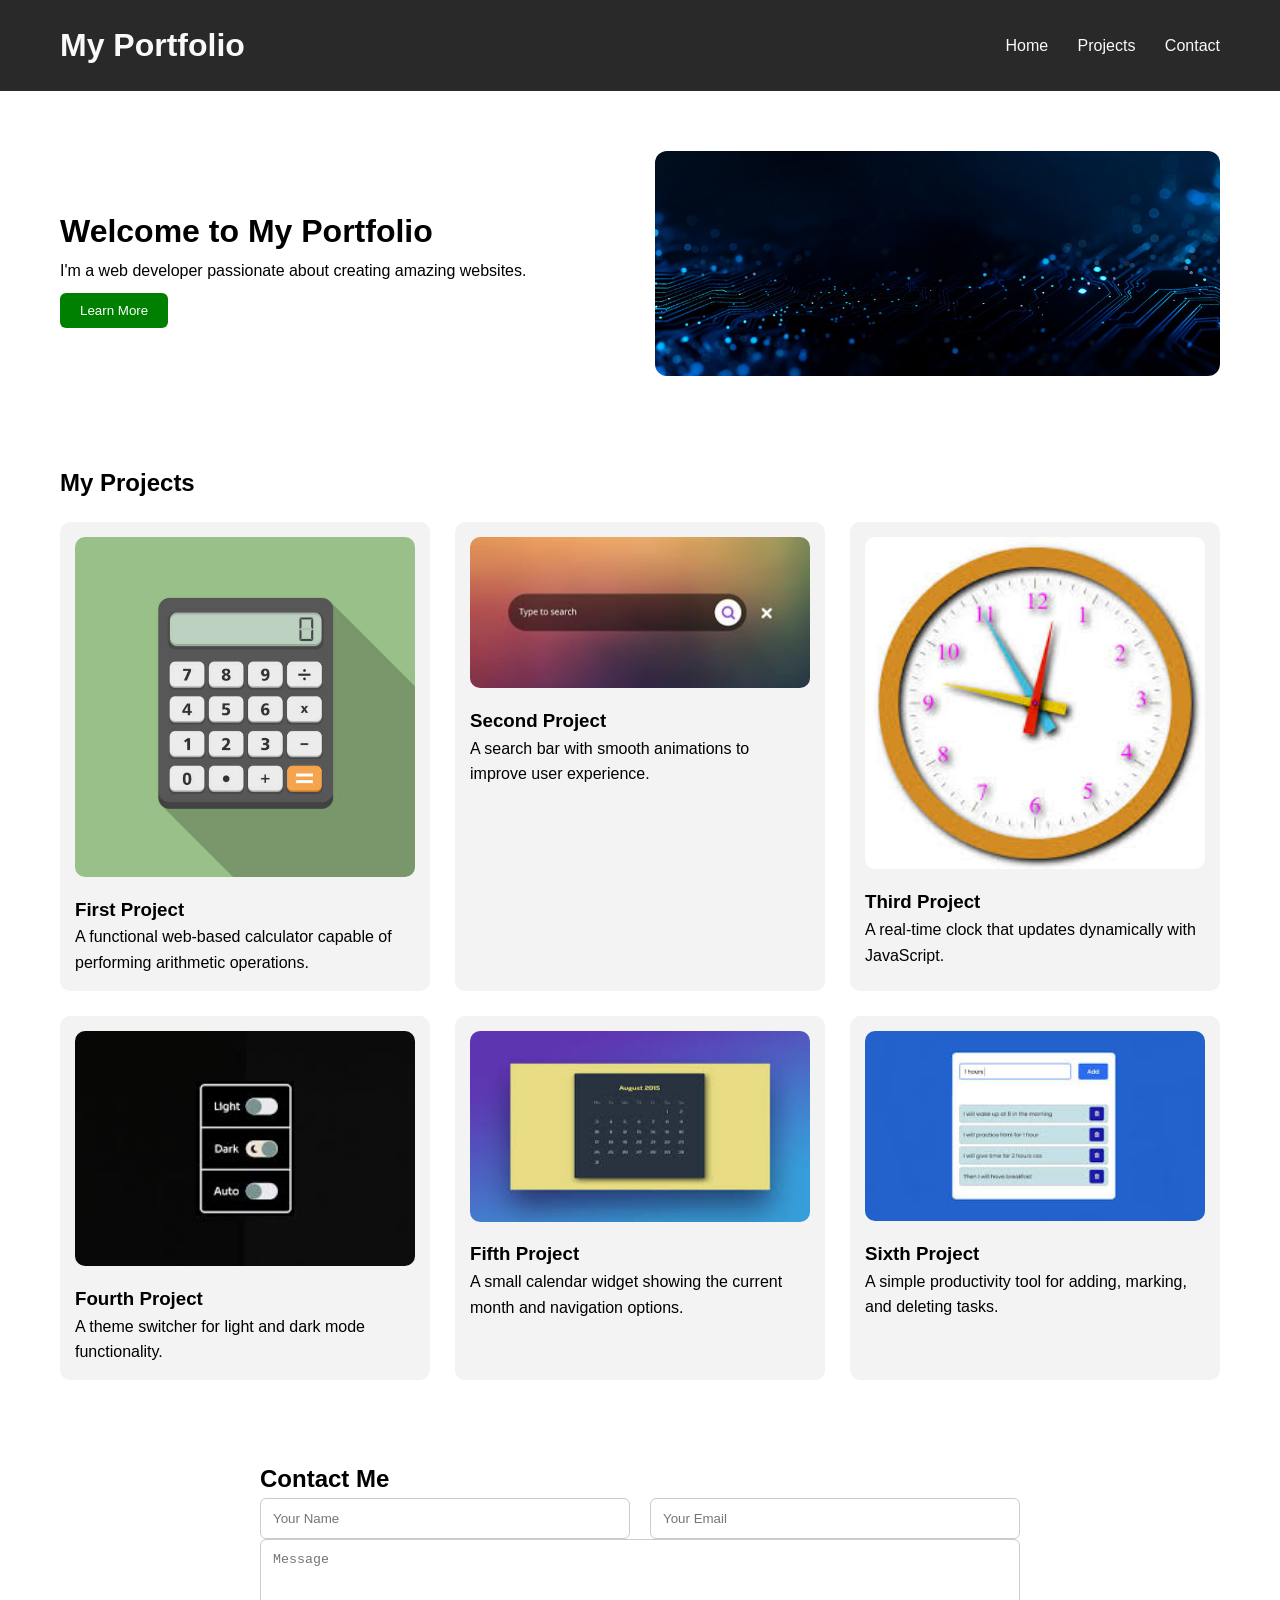
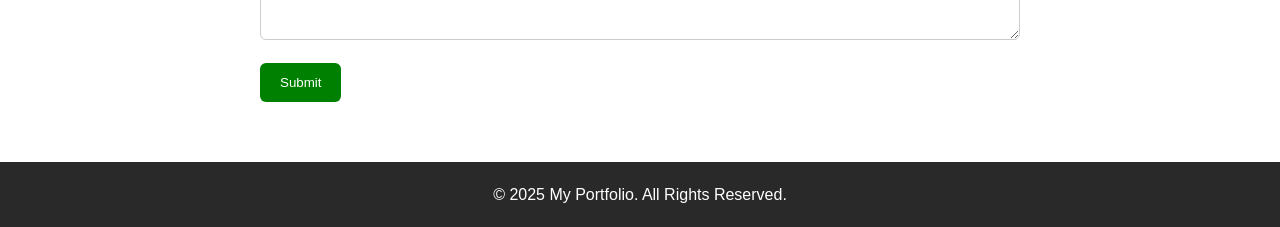
<file: index.html>
<!DOCTYPE html>
<html lang="en">
<head>
    <meta charset="UTF-8">
    <meta name="viewport" content="width=device-width, initial-scale=1.0">
    <title>My Portfolio</title>
    <link rel="stylesheet" href="styles.css">
</head>
<body>

    <!-- HEADER -->
    <header>
        <div class="header-content">
            <h1>My Portfolio</h1>

            <nav class="nav-menu">
                <a href="#home">Home</a>
                <a href="#projects">Projects</a>
                <a href="#contact">Contact</a>
            </nav>
        </div>
    </header>

    <main>

        <!-- BANNER -->
        <div class="banner">
            <div class="banner-text">
                <h1>Welcome to My Portfolio</h1>
                <p>I'm a web developer passionate about creating amazing websites.</p>
                <button>Learn More</button>
            </div>

            <div class="banner-image">
                <img src="images/banner.jpg" alt="Banner Image">
            </div>
        </div>

        <!-- PROJECTS -->
        <div id="projects" class="projects">
            <h2>My Projects</h2>

            <div class="project-grid">

                <div class="project-card">
                    <img src="images/calculator.jpg" alt="calculator">
                    <h3>First Project</h3>
                    <p>A functional web-based calculator capable of performing arithmetic operations.</p>
                </div>

                <div class="project-card">
                    <img src="images/animated search bar.jpg" alt="Animated Search Bar">
                    <h3>Second Project</h3>
                    <p>A search bar with smooth animations to improve user experience.</p>
                </div>

                <div class="project-card">
                    <img src="images/clockk.jpg" alt="Digital Clock">
                    <h3>Third Project</h3>
                    <p>A real-time clock that updates dynamically with JavaScript.</p>
                </div>

                <div class="project-card">
                    <img src="images/dark mode toggle.jpg" alt="Dark Mode Toggle">
                    <h3>Fourth Project</h3>
                    <p>A theme switcher for light and dark mode functionality.</p>
                </div>

                <div class="project-card">
                    <img src="images/mini calendar.jpg" alt="Mini Calendar">
                    <h3>Fifth Project</h3>
                    <p>A small calendar widget showing the current month and navigation options.</p>
                </div>

                <div class="project-card">
                    <img src="images/to do list.jpg" alt="Todo List">
                    <h3>Sixth Project</h3>
                    <p>A simple productivity tool for adding, marking, and deleting tasks.</p>
                </div>

            </div>
        </div>

        <!-- CONTACT -->
        <div id="contact" class="contact">
            <h2>Contact Me</h2>

            <form class="contact-form">
                <div class="form-grid">
                    <input type="text" placeholder="Your Name" required>
                    <input type="email" placeholder="Your Email" required>
                </div>

                <textarea placeholder="Message" rows="5" required></textarea>

                <button type="submit">Submit</button>
            </form>
        </div>

    </main>

    <!-- FOOTER -->
    <footer>
        <p>&copy; 2025 My Portfolio. All Rights Reserved.</p>
    </footer>

</body>
</html>
</file>
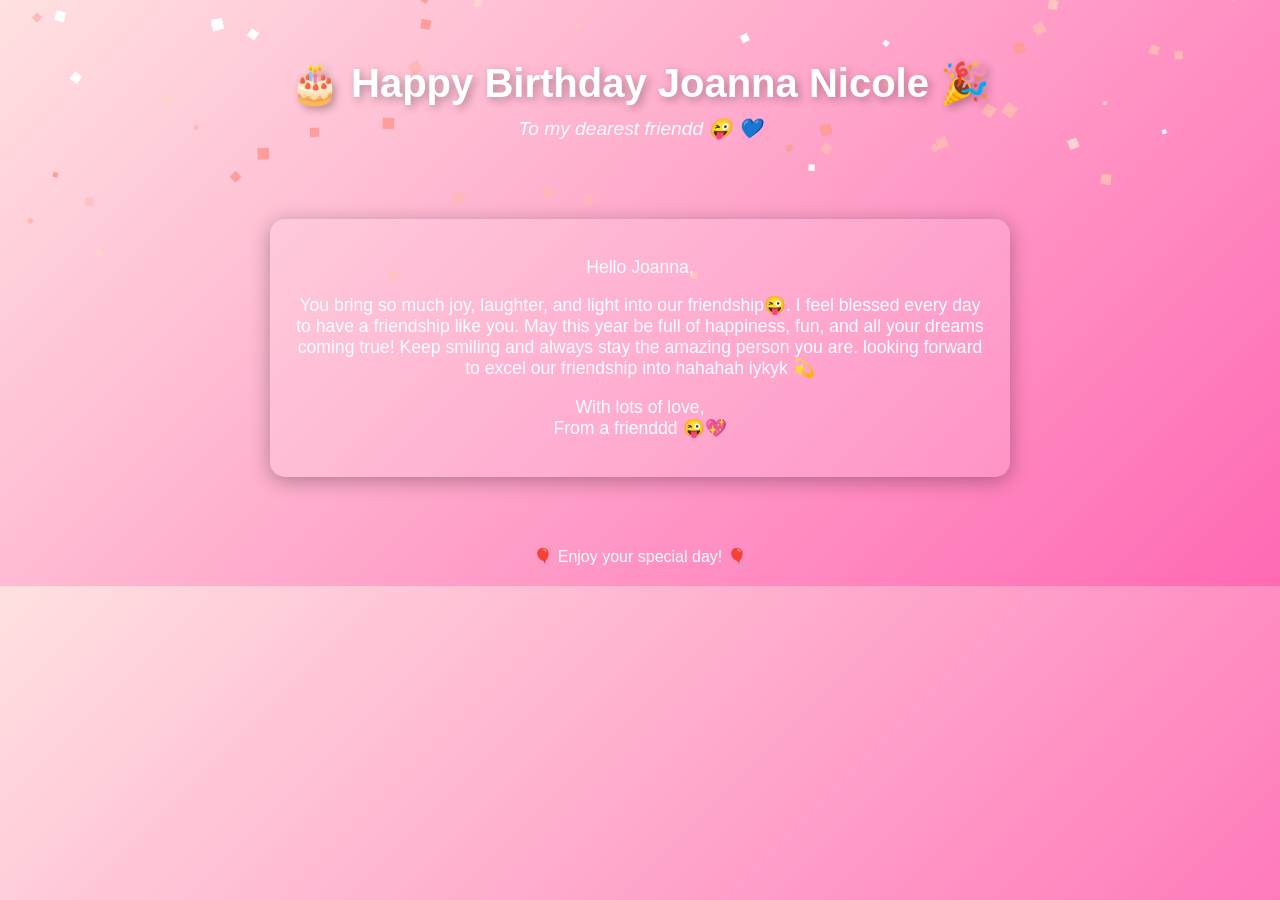
<file: HAPPY BIRTHDAY/index.html>
<!DOCTYPE html>
<html lang="en">
<head>
  <meta charset="UTF-8">
  <!-- ✅ Optimized for mobile (prevents zoom and keeps layout responsive) -->
  <meta name="viewport" content="width=device-width, initial-scale=1.0, maximum-scale=1.0, user-scalable=no">

  <title>Happy Birthday Joanna Nicole   🎉</title>

  <style>
    body {
      margin: 0;
      padding: 0;
      font-family: 'Poppins', sans-serif;
      background: linear-gradient(135deg, #ffe1e1, #ff69b4);
      color: white;
      text-align: center;
      overflow-x: hidden;
      overflow-y: auto;
    }

    header {
      padding: 60px 20px 30px;
      animation: floatIn 2s ease-out;
    }

    header h1 {
      font-size: 2.5em;
      margin: 0;
      text-shadow: 3px 3px 8px rgba(0,0,0,0.3);
      animation: bounce 2s infinite;
      word-wrap: break-word;
    }

    header p {
      font-size: 1.2em;
      margin-top: 10px;
      font-style: italic;
      animation: fadeIn 3s ease-in-out;
    }

    section {
      padding: 30px 20px;
      font-size: 1.1em;
      animation: slideUp 2.5s ease-in-out;
    }

    .message {
      background: rgba(255,255,255,0.15);
      border-radius: 15px;
      padding: 20px;
      max-width: 700px;
      margin: auto;
      box-shadow: 0 4px 20px rgba(0,0,0,0.3);
      animation: pulse 3s infinite;
    }

    footer {
      margin: 40px 0 20px;
    }

    /* Animations */
    @keyframes bounce {
      0%, 100% { transform: translateY(0); }
      50% { transform: translateY(-10px); }
    }
    @keyframes fadeIn {
      from { opacity: 0; }
      to { opacity: 1; }
    }
    @keyframes floatIn {
      from { transform: translateY(-50px); opacity: 0; }
      to { transform: translateY(0); opacity: 1; }
    }
    @keyframes slideUp {
      from { transform: translateY(50px); opacity: 0; }
      to { transform: translateY(0); opacity: 1; }
    }
    @keyframes pulse {
      0%, 100% { box-shadow: 0 0 15px rgba(255,255,255,0.4); }
      50% { box-shadow: 0 0 25px rgba(255,255,255,0.7); }
    }

    /* Balloons */
    .balloon {
      position: absolute;
      bottom: -150px;
      width: 60px;
      height: 80px;
      border-radius: 50% 50% 45% 45%;
      opacity: 0.8;
      animation: floatUp 8s linear forwards;
    }
    .balloon::after {
      content: "";
      position: absolute;
      width: 1px;
      height: 40px;
      background: #fff;
      left: 50%;
      bottom: -40px;
      transform: translateX(-50%);
    }

    @keyframes floatUp {
      from { transform: translateY(0) rotate(0); opacity: 1; }
      to { transform: translateY(-110vh) rotate(360deg); opacity: 0; }
    }

    canvas {
      position: fixed;
      top: 0;
      left: 0;
      z-index: -1;
      pointer-events: none;
    }
  </style>
</head>
<body>
  <header>
    <h1>🎂 Happy Birthday Joanna Nicole 🎉</h1>
    <p>To my dearest friendd 😜 💙</p>
  </header>

  <section>
    <div class="message">
      <p>Hello Joanna,</p>
      <p>You bring so much joy, laughter, and light into our friendship😜.  
      I feel blessed every day to have a friendship like you.  
      May this year be full of happiness, fun, and all your dreams coming true!  
      Keep smiling and always stay the amazing person you are.
      looking forward to excel our friendship into hahahah iykyk 💫</p>
      <p>With lots of love,  
      <br> From a frienddd 😜💖</p>
    </div>
  </section>

  <footer>
    <p>🎈 Enjoy your special day! 🎈</p>
  </footer>

  <canvas id="confettiCanvas"></canvas>

  <script>
    // 🎉 Confetti
    const canvas = document.getElementById("confettiCanvas");
    const ctx = canvas.getContext("2d");
    canvas.width = window.innerWidth;
    canvas.height = window.innerHeight;

    const confettiPieces = [];
    const colors = ["#ffb7b7","#ffffff","#ffd2d2","#ffc3c3","#ffb7b7","#ff9d9d"];

    class Confetti {
      constructor() {
        this.x = Math.random() * canvas.width;
        this.y = Math.random() * canvas.height - canvas.height;
        this.size = Math.random() * 8 + 4;
        this.color = colors[Math.floor(Math.random() * colors.length)];
        this.speed = Math.random() * 3 + 2;
        this.rotation = Math.random() * 360;
      }
      update() {
        this.y += this.speed;
        this.rotation += this.speed;
        if (this.y > canvas.height) {
          this.y = -10;
          this.x = Math.random() * canvas.width;
        }
      }
      draw() {
        ctx.save();
        ctx.translate(this.x, this.y);
        ctx.rotate(this.rotation * Math.PI / 180);
        ctx.fillStyle = this.color;
        ctx.fillRect(0, 0, this.size, this.size);
        ctx.restore();
      }
    }

    function initConfetti() {
      for (let i = 0; i < 200; i++) {
        confettiPieces.push(new Confetti());
      }
    }

    function animateConfetti() {
      ctx.clearRect(0, 0, canvas.width, canvas.height);
      confettiPieces.forEach(p => { p.update(); p.draw(); });
      requestAnimationFrame(animateConfetti);
    }

    initConfetti();
    animateConfetti();

    window.addEventListener("resize", () => {
      canvas.width = window.innerWidth;
      canvas.height = window.innerHeight;
    });

    // 🎈 Balloons
    function createBalloon() {
      const balloon = document.createElement("div");
      balloon.classList.add("balloon");
      balloon.style.left = Math.random() * 100 + "vw";
      balloon.style.background = `hsl(${Math.random()*360},70%,60%)`;
      balloon.style.animationDuration = (6 + Math.random() * 4) + "s";
      document.body.appendChild(balloon);
      setTimeout(() => balloon.remove(), 10000);
    }

    setInterval(createBalloon, 2000);
  </script>
</body>
</html>
</file>
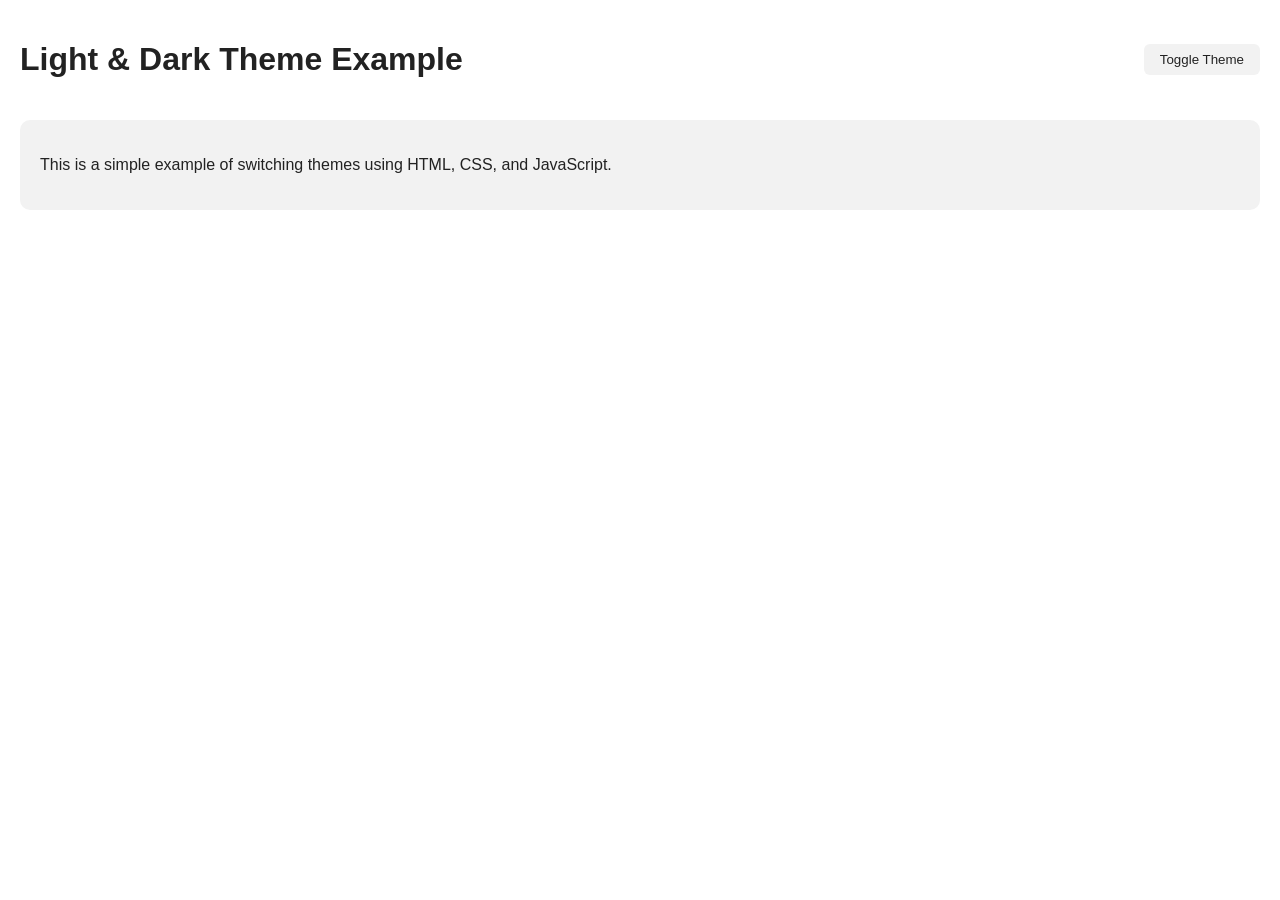
<file: LightandDarkMode/index.html>
<!DOCTYPE html>
<html lang="en">
<head>
    <meta charset="UTF-8">
    <meta name="viewport" content="width=device-width, initial-scale=1.0">
    <title>Light/Dark Mode</title>
    <link rel="stylesheet" href="styles.css">
</head>
<body>
    <header>
        <h1>Light & Dark Theme Example</h1>
        <button id="theme-toggle">Toggle Theme</button>
    </header>

    <main>
        <p>This is a simple example of switching themes using HTML, CSS, and JavaScript.</p>
    </main>

    <script src="script.js"></script>
</body>
</html>
</file>
<file: styles.css>
/* RESET */
* {
    margin: 0;
    padding: 0;
    box-sizing: border-box;
}

body {
    font-family: Arial, sans-serif;
    line-height: 1.6;
}

/* HEADER */
header {
    width: 100%;
    background: #292929;
    padding: 20px 0;
}

.header-content {
    max-width: 1200px;
    margin: 0 auto;
    padding: 0 20px;
    color: #faf9f9;
    display: grid;
    grid-template-columns: 1fr auto;
    align-items: center;
}

.nav-menu a {
    color: #faf9f9;
    text-decoration: none;
    margin-left: 25px;
}

.nav-menu a:hover {
    text-decoration: underline;
}

/* BANNER */
.banner {
    max-width: 1200px;
    margin: 40px auto;
    padding: 20px;

    display: grid;
    grid-template-columns: 1fr 1fr;
    gap: 30px;
    align-items: center;
}

.banner-text button {
    background: green;
    color: white;
    padding: 10px 20px;
    border: none;
    margin-top: 10px;
    border-radius: 6px;
    cursor: pointer;
}

.banner-text button:hover {
    background: darkgreen;
}

.banner-image img {
    width: 100%;
    border-radius: 12px;
}

/* PROJECTS */
.projects {
    max-width: 1200px;
    margin: 40px auto;
    padding: 20px;
}

.project-grid {
    display: grid;
    grid-template-columns: repeat(3, 1fr);
    gap: 25px;
    margin-top: 20px;
}

.project-card {
    background: #f3f3f3;
    padding: 15px;
    border-radius: 10px;
}

.project-card img {
    width: 100%;
    border-radius: 10px;
    margin-bottom: 10px;
}

/* CONTACT */
.contact {
    max-width: 800px;
    margin: 40px auto;
    padding: 20px;
}

.form-grid {
    display: grid;
    grid-template-columns: 1fr 1fr;
    gap: 20px;
}

.contact-form input,
.contact-form textarea {
    width: 100%;
    padding: 12px;
    border-radius: 6px;
    border: 1px solid #ccc;
}

.contact-form button {
    background: green;
    color: white;
    padding: 12px 20px;
    border: none;
    border-radius: 6px;
    cursor: pointer;
    margin-top: 15px;
}

.contact-form button:hover {
    background: darkgreen;
}

/* FOOTER */
footer {
    background: #292929;
    color: white;
    padding: 20px;

    display: grid;
    place-items: center;
}
</file>
<file: LightandDarkMode/styles.css>
/* Default light mode */
:root {
    --bg: #ffffff;
    --text: #222222;
    --card: #f2f2f2;
}

/* Dark mode variables */
.dark {
    --bg: #1a1a1a;
    --text: #f0f0f0;
    --card: #2b2b2b;
}

/* Apply the theme variables */
body {
    background: var(--bg);
    color: var(--text);
    font-family: Arial, sans-serif;
    margin: 0;
    padding: 20px;
    transition: background 0.3s, color 0.3s;
}

header {
    display: flex;
    justify-content: space-between;
    align-items: center;
    margin-bottom: 20px;
}

#theme-toggle {
    padding: 8px 16px;
    cursor: pointer;
    border: none;
    border-radius: 6px;
    background: var(--card);
    color: var(--text);
    transition: 0.3s;
}

#theme-toggle:hover {
    opacity: 0.8;
}

main {
    background: var(--card);
    padding: 20px;
    border-radius: 10px;
}
</file>
